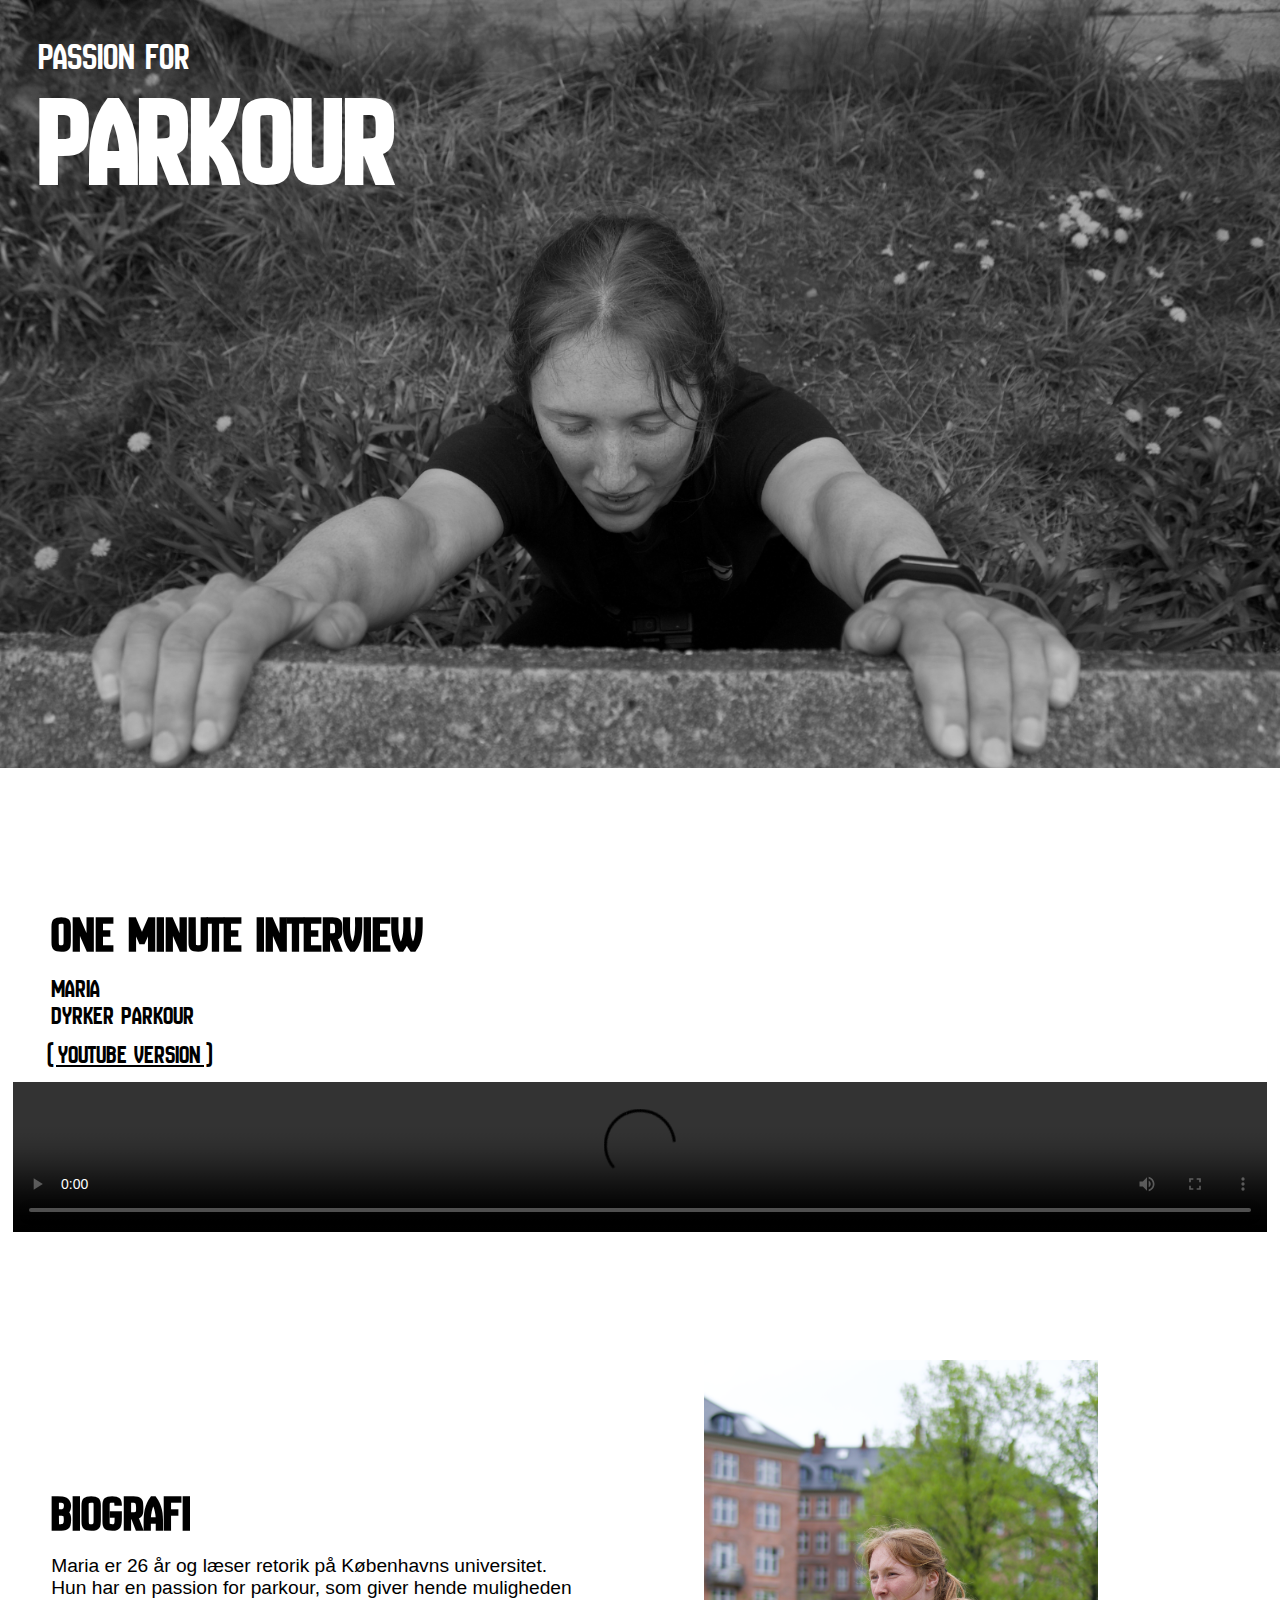
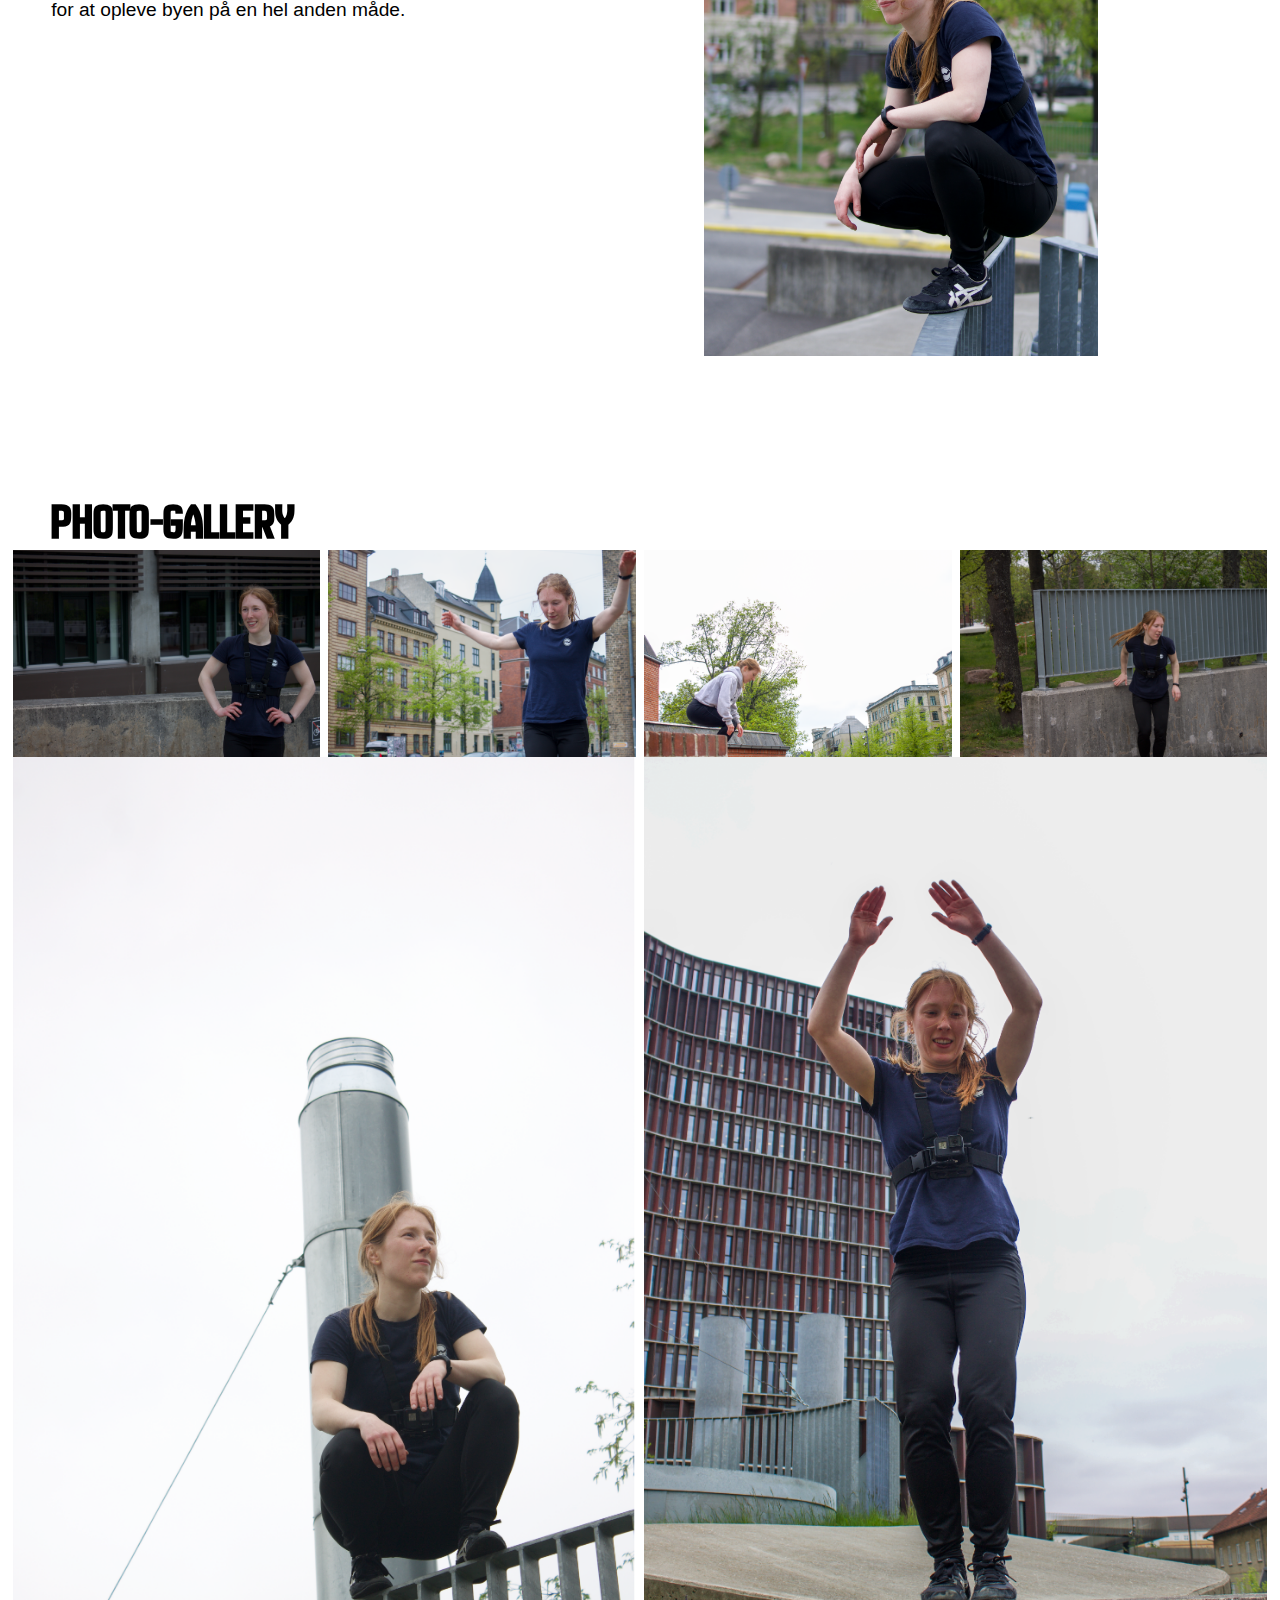
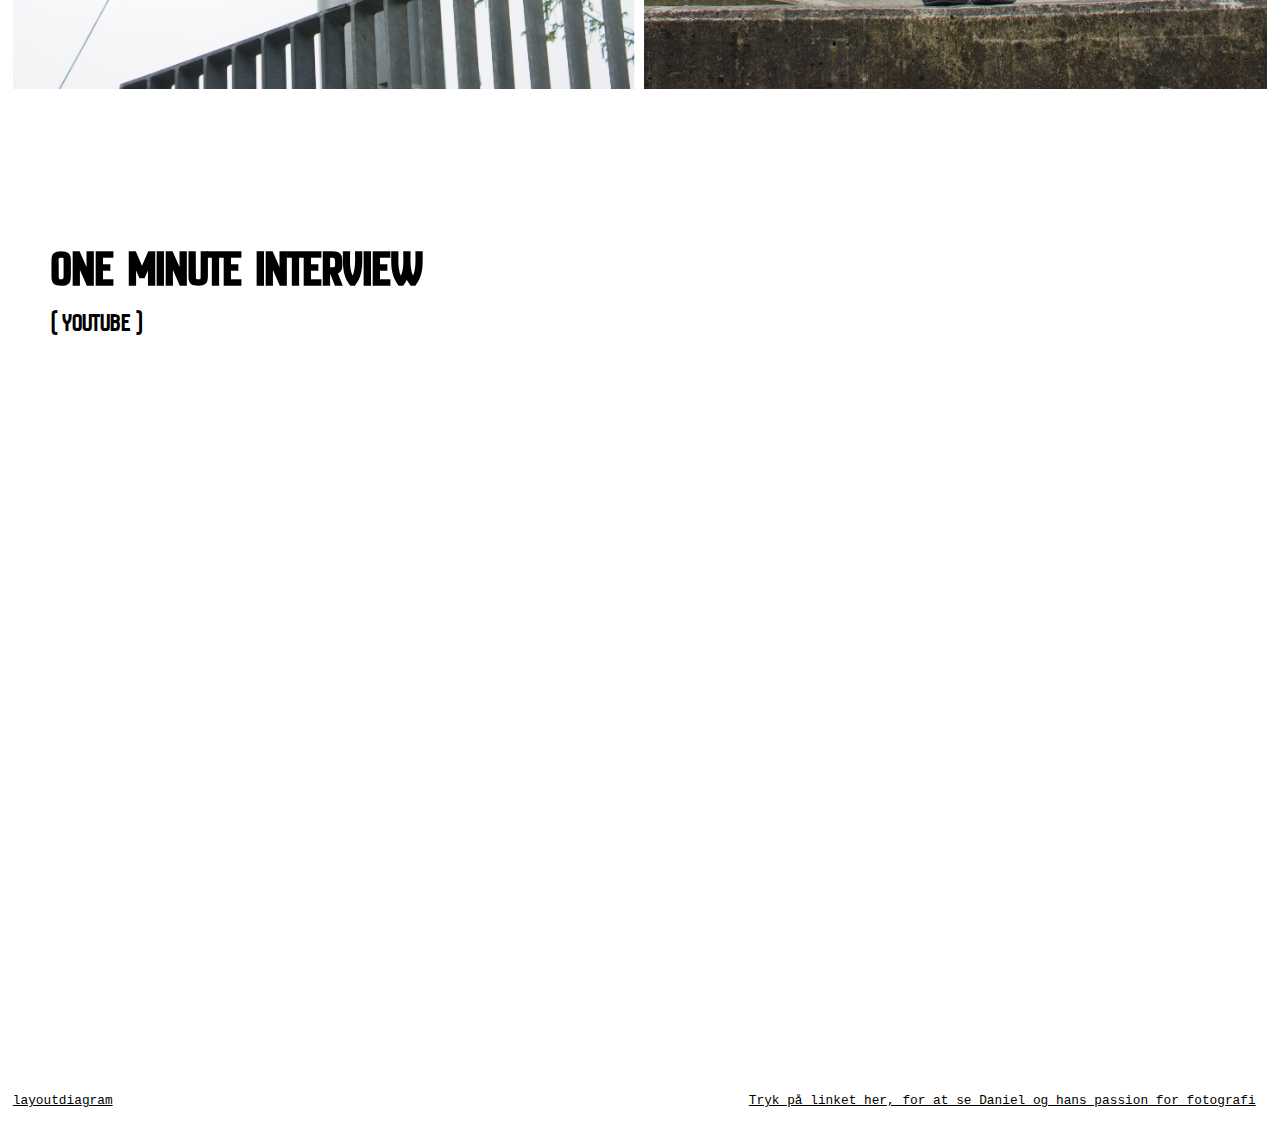
<file: index.html>
<!DOCTYPE html>
<html lang="en">
  <head>
    <meta charset="UTF-8" />
    <meta http-equiv="X-UA-Compatible" content="IE=edge" />
    <meta name="viewport" content="width=device-width, initial-scale=1.0" />
    <link rel="stylesheet" href="style.css" />
    <title>Document</title>
  </head>
  <body>
    <main>
      <section id="first_section">
        <p>Passion for</p>
        <h1>Parkour</h1>
      </section>

      <section id="second_section">
        <h2>One minute interview</h2>
        <p>
          Maria <br />
          Dyrker parkour
        </p>
        <nav>
          <ul>
            <li><a href="#fifth_section">( Youtube version )</a></li>
          </ul>
        </nav>
        <video
          controls
          src="http://celineasmussen.dk/kea/05_content/02_passion/maria/video/maria_2.0.mp4"
        ></video>
      </section>

      <section id="third_section">
        <div id="third_right">
          <h2>Biografi</h2>
          <p>
            Maria er 26 år og læser retorik på Københavns universitet. <br />
            Hun har en passion for parkour, som giver hende muligheden for at
            opleve byen på en hel anden måde.
          </p>
        </div>

        <div id="third_left">
          <img src="billeder/portrait.png" alt="portrait" />
        </div>
      </section>

      <section id="fourth_section">
        <h2>Photo-gallery</h2>
        <figure class="gallery_down">
          <img src="billeder/down1.png" alt="look" />

          <img src="billeder/down3.png" alt="jump" />
          <img src="billeder/down4.png" alt="arms" />

          <img src="billeder/down6.png" alt="cool" />
        </figure>

        <figure class="gallery_up">
          <img src="billeder/up1.png" alt="look" />

          <img src="billeder/up3.png" alt="jump" />
        </figure>
      </section>

      <section id="fifth_section">
        <h2>One minute interview</h2>
        <p>( youtube )</p>

        <div class="iframe_wrapper">
          <iframe
            width="560"
            height="315"
            src="https://www.youtube.com/embed/QOMtOEbqKPs"
            title="YouTube video player"
            frameborder="0"
            allow="accelerometer; autoplay; clipboard-write; encrypted-media; gyroscope; picture-in-picture"
            allowfullscreen
          ></iframe>
        </div>
      </section>
    </main>

    <footer>
      <div>
        <nav>
          <ul>
            <li>
              <a href="dokument/layoutdiagram.pdf">layoutdiagram</a>
            </li>
          </ul>
        </nav>
      </div>
      <div>
        <nav>
          <ul>
            <li>
              <a href="daniel.html"
                >Tryk på linket her, for at se Daniel og hans passion for
                fotografi</a
              >
            </li>
          </ul>
        </nav>
      </div>
    </footer>
  </body>
</html>
</file>
<file: style.css>
@font-face {
  font-family: "amsterdam";
  src: url("font/newamsterdam-webfont.woff2") format("woff2");
}

* {
  box-sizing: border-box;
  margin: 0;
}

#second_section,
#third_section,
#fourth_section,
#fifth_section {
  margin-left: 1vw;
  margin-right: 1vw;
  margin-top: 1vw;
}

img,
video {
  width: 100%;
  height: auto;
  display: block;
}

#first_section {
  background-image: url(billeder/climb.png);
  background-size: 100%;
  width: 100%;
  height: 60vw;
}

/* Fonts */
#first_section p {
  color: white;
  font-size: 3vw;
  padding-left: 3vw;
  padding-top: 3vw;
  font-family: amsterdam;
  margin-bottom: 0;
}
#first_section h1 {
  color: white;
  font-size: 10vw;
  padding-left: 3vw;
  font-family: amsterdam;
  margin: 0;
}
h2 {
  font-size: 4vw;
  padding-left: 3vw;
  padding-top: 10vw;
  font-family: amsterdam;
}

#second_section p,
#fifth_section p {
  font-size: 2vw;
  padding-left: 3vw;
  padding-top: 1vw;
  padding-bottom: 1vw;
  font-family: amsterdam;
  margin-bottom: 0;
}

/* Third section  */

#third_section {
  display: grid;
  grid-template-columns: 1fr 1fr;
  margin-top: 10vw;

  gap: 10vw;
}

#third_section img {
  width: 70%;
}

#third_section p {
  font-size: 1.5vw;
  padding-left: 3vw;
  padding-top: 1vw;
  padding-bottom: 1vw;
  font-family: sans-serif;
  margin-bottom: 0;
}

/* Galleriet med billeder */

.gallery_down {
  display: grid;
  grid-template-columns: repeat(auto-fit, minmax(200px, 1fr));
  gap: 0.5rem;
}

.gallery_down img {
  height: 100%;
  object-fit: cover;
}

.gallery_up {
  display: grid;
  grid-template-columns: repeat(auto-fit, minmax(200px, 1fr));
  gap: 0.5rem;
  margin-bottom: 2vw;
}

.gallery_up img {
  height: 100%;
  object-fit: cover;
}

/* Fifth section video */

.iframe_wrapper {
  position: relative;
  width: 100%;
  height: 0;
  padding-top: 56.25%;
  margin-bottom: 3vw;
}

iframe {
  position: absolute;
  inset: 0;
  height: 100%;
  width: 100%;
}

/* Linket til youtube video */
#second_section ul {
  list-style: none;
  font-size: 2vw;
  padding-left: 2.7vw;
  padding-bottom: 1vw;
  font-family: amsterdam;
  margin-bottom: 0;
}
a {
  color: black;
}

html {
  scroll-behavior: smooth;
}

footer {
  display: grid;
  grid-template-columns: 1fr 1fr;
  gap: 15vw;
}

footer ul {
  list-style: none;
  font-size: 1vw;
  padding-left: 1vw;
  padding-bottom: 1vw;
  font-family: "Courier New", Courier, monospace;
  margin-bottom: 0;
}
</file>
